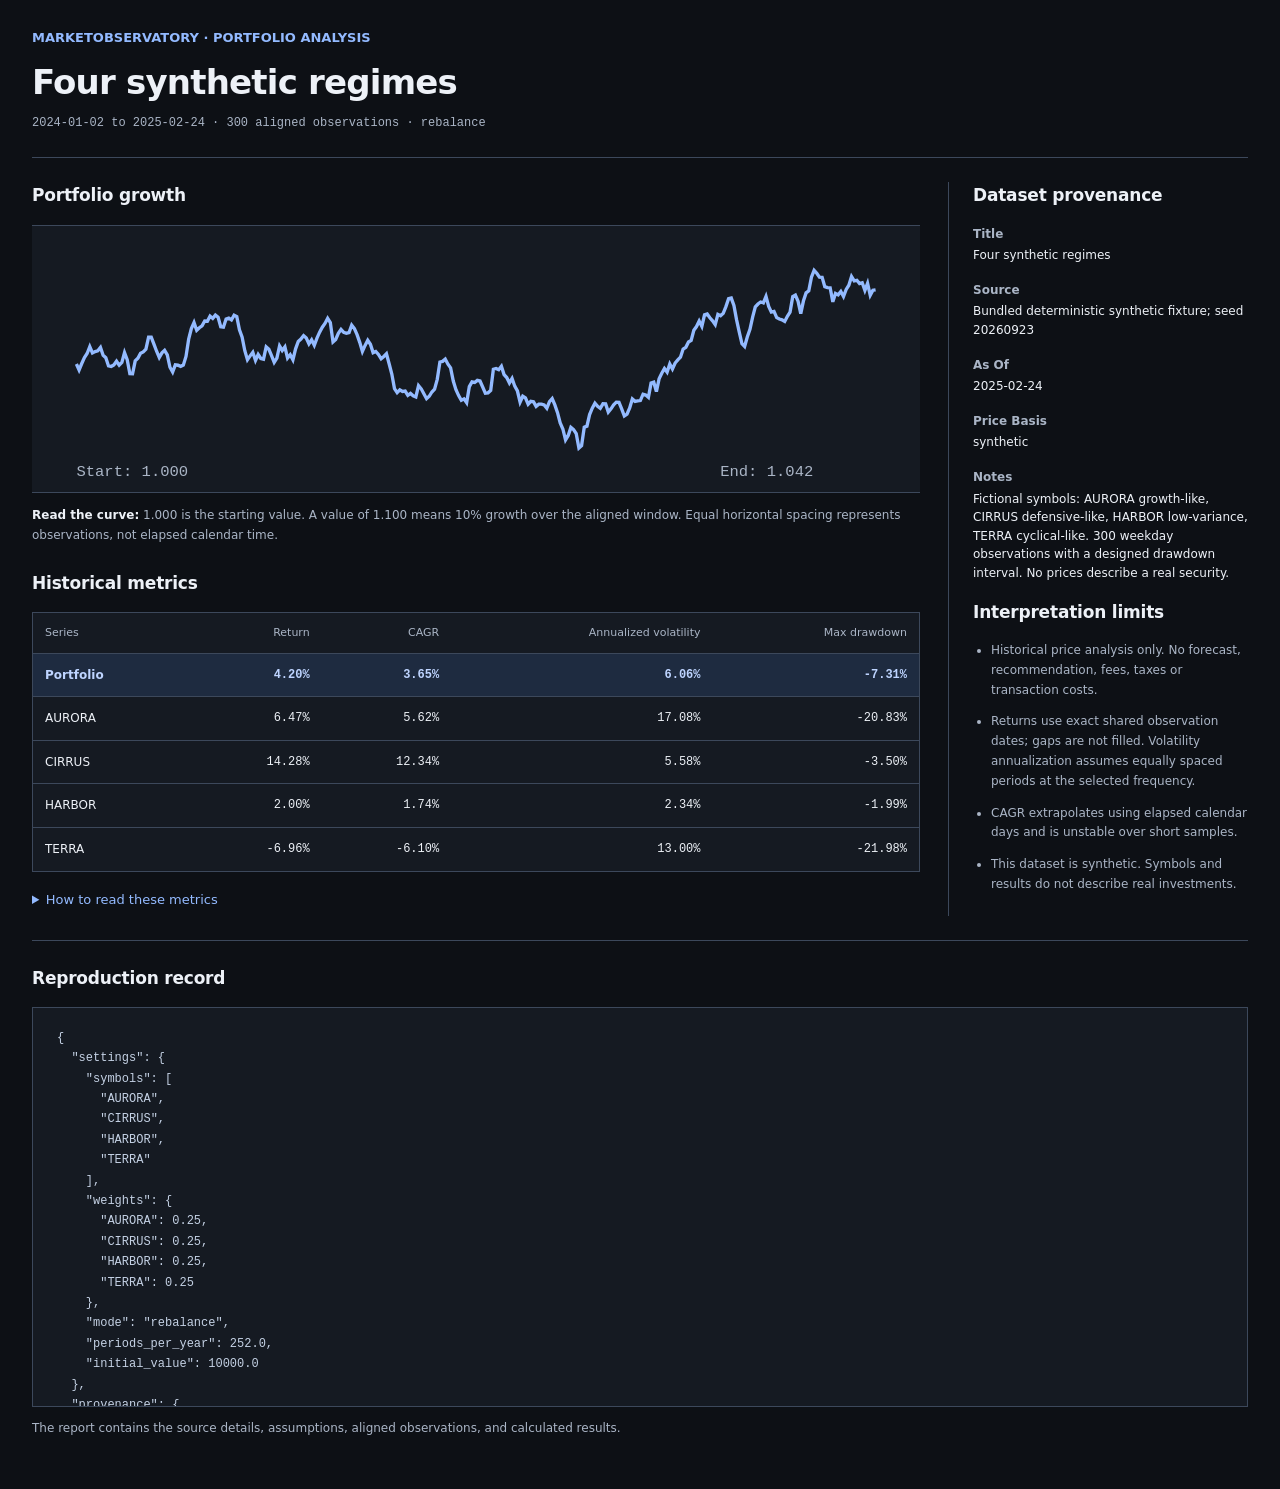
<file: docs/example-report.html>
<!doctype html><html lang="en"><meta charset="utf-8"><meta name="viewport" content="width=device-width,initial-scale=1"><title>Four synthetic regimes | MarketObservatory</title><style>
:root{color-scheme:dark;--page:#0d1015;--surface:#151a22;--ink:#edf1f7;--muted:#aab5c6;--line:#3c485b;--accent:#93baff;font:15px/1.55 system-ui,sans-serif}
*{box-sizing:border-box}body{margin:0;background:var(--page);color:var(--ink)}.report{max-width:1440px;margin:auto;padding:28px 32px 40px}.report-header{padding:0 0 24px;border-bottom:1px solid var(--line)}small{display:block;font-size:13px;font-weight:650;color:var(--accent)}h1{font-size:clamp(25px,3vw,34px);font-weight:550;letter-spacing:-.8px;line-height:1.2;margin:14px 0 10px}.report-meta{font:12px/1.7 ui-monospace,monospace;font-variant-numeric:tabular-nums;color:var(--muted);margin:0}h2{font-size:17px;font-weight:600;margin:0 0 16px;letter-spacing:-.2px}p{margin:12px 0;color:var(--muted);font-size:13px}strong{color:var(--ink)}.report-grid{display:grid;grid-template-columns:minmax(0,1fr) 300px;grid-template-areas:"growth context" "metrics context" "reproduction reproduction";column-gap:28px;row-gap:24px;padding-top:24px}.growth{grid-area:growth;min-width:0}.metrics{grid-area:metrics;min-width:0}.context{grid-area:context;border-left:1px solid var(--line);padding-left:24px;min-width:0}.reproduction{grid-area:reproduction;min-width:0;border-top:1px solid var(--line);padding-top:24px}.context h2:not(:first-child){margin-top:28px}.growth svg{display:block;width:100%;background:var(--surface);border-block:1px solid var(--line)}.growth svg path{stroke:var(--accent)}.growth svg text{fill:var(--muted);font:14px ui-monospace,monospace}.growth p{font-size:12px;line-height:1.7;margin-bottom:0}.table-scroll{max-width:100%;overflow-x:auto;overscroll-behavior-inline:contain;border:1px solid var(--line);background:var(--surface)}table{border-collapse:collapse;width:100%;min-width:620px;font-size:12px;font-variant-numeric:tabular-nums}th,td{text-align:right;padding:12px;border-bottom:1px solid var(--line);white-space:nowrap}thead th{font-size:11px;font-weight:500;color:var(--muted);white-space:normal;line-height:1.4}th:first-child{text-align:left}tbody th{font-size:12px;font-weight:500}td{font-family:ui-monospace,monospace}tbody tr:first-child{background:#1e2b40}tbody tr:first-child th,tbody tr:first-child td{color:#bed4ff;font-weight:650}tbody tr:last-child th,tbody tr:last-child td{border-bottom:0}.table-hint{display:none}details{margin-top:14px;font-size:13px}summary{cursor:pointer;color:var(--accent);padding:4px 0;min-height:30px}summary:focus-visible,.table-scroll:focus-visible,pre:focus-visible{outline:2px solid var(--accent);outline-offset:4px}details dl{margin-top:14px}dt{font-size:12px;font-weight:600;color:var(--muted);margin-bottom:3px}dd{font-size:12px;margin:0 0 16px;overflow-wrap:anywhere}ul{padding-left:18px;margin:0}li{font-size:12px;color:var(--muted);margin-bottom:12px;line-height:1.65}pre{white-space:pre-wrap;overflow-wrap:anywhere;max-height:400px;overflow:auto;margin:0;padding:20px 24px;border:1px solid var(--line);background:var(--surface);font:12px/1.7 ui-monospace,monospace;color:#c4d1e4;tab-size:2}.reproduction>p{font-size:12px}
@media(max-width:1100px){.report-grid{grid-template-columns:minmax(0,1fr) 250px;column-gap:20px}.context{padding-left:20px}.table-hint{display:block;font-size:12px;margin:0 0 10px}}
@media(max-width:900px){.report-grid{grid-template-columns:1fr;grid-template-areas:"growth" "metrics" "context" "reproduction"}.context{border-left:0;border-top:1px solid var(--line);padding:24px 0 0;display:grid;grid-template-columns:1fr 1fr;gap:24px}.context h2:not(:first-child){margin-top:0}}
@media(max-width:600px){.report{padding:24px 16px}.report-header{padding-bottom:20px}h1{font-size:27px}.report-grid{padding-top:20px;row-gap:24px}.report-meta{font-size:11px}small{font-size:12px}.growth svg{min-height:150px}.growth svg text{font-size:28px}.context{display:block}.context h2:not(:first-child){margin-top:24px}pre{padding:16px;max-height:400px}.table-hint{display:block}th,td{padding:12px 10px}}
@media print{:root{color-scheme:light;--page:white;--surface:white;--ink:#111827;--muted:#374151;--line:#a0a8b3;--accent:#1d4ed8}body{margin:0}.report{padding:16px;max-width:none}.report-grid{display:block}.report-grid>section{margin:0 0 24px}.context{display:block;border:0;padding:0}.context h2:not(:first-child){margin-top:24px}.table-scroll{overflow:visible}table{min-width:0;font-size:10px}thead th{font-size:10px}th,td{padding:8px}tbody tr:first-child{background:#eef2f7}tbody tr:first-child th,tbody tr:first-child td{color:#111827}.growth svg text{fill:#374151}pre{max-height:none;overflow:visible;color:#111827;background:white;break-inside:auto}.table-hint{display:none}}
</style><body><div class="report"><header class="report-header"><small>MARKETOBSERVATORY · PORTFOLIO ANALYSIS</small><h1>Four synthetic regimes</h1><p class="report-meta">2024-01-02 to 2025-02-24 · 300 aligned observations · rebalance</p></header><main class="report-grid"><section class="growth" aria-labelledby="growth-title"><h2 id="growth-title">Portfolio growth</h2><svg viewBox="0 0 800 240" role="img" aria-label="Historical portfolio growth"><path d="M40.00,124.34 L42.41,129.70 L44.82,123.87 L47.22,118.51 L49.63,114.87 L52.04,108.66 L54.45,114.33 L56.86,113.13 L59.26,112.51 L61.67,109.46 L64.08,116.52 L66.49,118.58 L68.90,126.07 L71.30,126.60 L73.71,125.12 L76.12,121.85 L78.53,125.39 L80.94,122.86 L83.34,114.11 L85.75,120.44 L88.16,133.08 L90.57,133.21 L92.98,121.49 L95.38,119.13 L97.79,114.57 L100.20,113.44 L102.61,110.95 L105.02,100.07 L107.42,100.07 L109.83,106.41 L112.24,112.84 L114.65,118.53 L117.06,114.33 L119.46,112.08 L121.87,116.09 L124.28,127.27 L126.69,131.52 L129.10,125.13 L131.51,125.44 L133.91,126.44 L136.32,125.34 L138.73,117.57 L141.14,101.95 L143.55,92.38 L145.95,86.98 L148.36,93.96 L150.77,91.63 L153.18,89.87 L155.59,85.60 L157.99,85.80 L160.40,81.18 L162.81,83.25 L165.22,80.27 L167.63,82.25 L170.03,90.73 L172.44,91.15 L174.85,83.83 L177.26,83.05 L179.67,84.66 L182.07,80.41 L184.48,81.62 L186.89,93.59 L189.30,100.14 L191.71,112.37 L194.11,120.47 L196.52,117.01 L198.93,113.77 L201.34,121.16 L203.75,115.76 L206.15,119.32 L208.56,119.97 L210.97,108.94 L213.38,111.09 L215.79,116.71 L218.19,122.85 L220.60,118.92 L223.01,108.02 L225.42,112.13 L227.83,108.94 L230.23,119.03 L232.64,116.06 L235.05,120.54 L237.46,110.68 L239.87,103.94 L242.27,101.91 L244.68,98.75 L247.09,100.95 L249.50,106.21 L251.91,102.59 L254.31,107.44 L256.72,101.06 L259.13,95.61 L261.54,91.17 L263.95,87.81 L266.35,83.16 L268.76,86.98 L271.17,104.47 L273.58,102.24 L275.99,96.64 L278.39,93.19 L280.80,95.82 L283.21,96.59 L285.62,96.00 L288.03,89.29 L290.43,92.35 L292.84,97.83 L295.25,104.85 L297.66,112.96 L300.07,107.58 L302.47,102.94 L304.88,106.56 L307.29,114.08 L309.70,112.98 L312.11,115.70 L314.52,119.64 L316.92,117.55 L319.33,115.06 L321.74,124.11 L324.15,133.38 L326.56,146.47 L328.96,150.09 L331.37,147.63 L333.78,149.03 L336.19,148.73 L338.60,152.60 L341.00,150.87 L343.41,152.93 L345.82,154.04 L348.23,143.74 L350.64,146.68 L353.04,151.16 L355.45,155.59 L357.86,153.41 L360.27,149.54 L362.68,147.08 L365.08,138.18 L367.49,122.52 L369.90,121.96 L372.31,119.86 L374.72,124.49 L377.12,127.78 L379.53,139.68 L381.94,147.45 L384.35,152.79 L386.76,157.07 L389.16,155.75 L391.57,159.22 L393.98,144.72 L396.39,140.42 L398.80,140.97 L401.20,139.07 L403.61,139.67 L406.02,145.08 L408.43,150.58 L410.84,150.32 L413.24,148.18 L415.65,129.05 L418.06,128.34 L420.47,129.51 L422.88,126.41 L425.28,133.85 L427.69,136.54 L430.10,141.40 L432.51,137.28 L434.92,144.31 L437.32,148.64 L439.73,158.63 L442.14,153.35 L444.55,154.82 L446.96,160.59 L449.36,157.92 L451.77,158.26 L454.18,162.53 L456.59,160.55 L459.00,160.54 L461.40,161.19 L463.81,164.14 L466.22,158.20 L468.63,155.55 L471.04,161.15 L473.44,168.12 L475.85,177.37 L478.26,182.86 L480.67,192.74 L483.08,188.69 L485.48,181.43 L487.89,183.38 L490.30,187.12 L492.71,200.00 L495.12,197.83 L497.53,181.30 L499.93,180.33 L502.34,169.83 L504.75,164.16 L507.16,159.58 L509.57,162.38 L511.97,164.23 L514.38,160.17 L516.79,160.27 L519.20,167.69 L521.61,164.72 L524.01,161.09 L526.42,158.72 L528.83,158.92 L531.24,164.69 L533.65,171.15 L536.05,169.51 L538.46,163.98 L540.87,155.89 L543.28,157.98 L545.69,157.47 L548.09,157.26 L550.50,151.55 L552.91,152.29 L555.32,154.32 L557.73,141.53 L560.13,140.70 L562.54,149.17 L564.95,137.69 L567.36,132.61 L569.77,128.46 L572.17,131.62 L574.58,124.27 L576.99,128.87 L579.40,123.45 L581.81,120.64 L584.21,118.19 L586.62,110.85 L589.03,109.25 L591.44,104.44 L593.85,103.11 L596.25,93.96 L598.66,90.63 L601.07,85.68 L603.48,90.44 L605.89,80.10 L608.29,79.33 L610.70,82.71 L613.11,85.40 L615.52,88.86 L617.93,79.61 L620.33,80.77 L622.74,78.68 L625.15,72.65 L627.56,65.53 L629.97,64.93 L632.37,71.67 L634.78,84.59 L637.19,95.61 L639.60,106.10 L642.01,108.57 L644.41,100.05 L646.82,93.16 L649.23,82.12 L651.64,72.84 L654.05,70.31 L656.45,68.47 L658.86,69.23 L661.27,63.43 L663.68,72.37 L666.09,77.59 L668.49,76.95 L670.90,82.56 L673.31,83.85 L675.72,84.59 L678.13,86.05 L680.54,81.38 L682.94,77.61 L685.35,63.65 L687.76,62.25 L690.17,67.85 L692.58,79.01 L694.98,67.61 L697.39,60.26 L699.80,58.43 L702.21,46.06 L704.62,40.00 L707.02,42.53 L709.43,46.11 L711.84,46.22 L714.25,54.63 L716.66,55.51 L719.06,55.66 L721.47,68.32 L723.88,60.72 L726.29,62.08 L728.70,59.03 L731.10,63.49 L733.51,57.19 L735.92,53.35 L738.33,45.46 L740.74,49.40 L743.14,48.92 L745.55,51.93 L747.96,51.13 L750.37,58.04 L752.78,51.69 L755.18,62.41 L757.59,57.85 L760.00,57.46" fill="none" stroke="#146579" stroke-width="3"/><text x="40" y="225">Start: 1.000</text><text x="620" y="225">End: 1.042</text></svg><p><strong>Read the curve:</strong> 1.000 is the starting value. A value of 1.100 means 10% growth over the aligned window. Equal horizontal spacing represents observations, not elapsed calendar time.</p></section><section class="metrics" aria-labelledby="metrics-title"><h2 id="metrics-title">Historical metrics</h2><p class="table-hint">Swipe the table to see every metric.</p><div class="table-scroll" role="region" aria-label="Historical metrics table" tabindex="0"><table><thead><tr><th>Series</th><th>Return</th><th>CAGR</th><th>Annualized volatility</th><th>Max drawdown</th></tr></thead><tbody><tr><th>Portfolio</th><td>4.20%</td><td>3.65%</td><td>6.06%</td><td>-7.31%</td></tr><tr><th>AURORA</th><td>6.47%</td><td>5.62%</td><td>17.08%</td><td>-20.83%</td></tr><tr><th>CIRRUS</th><td>14.28%</td><td>12.34%</td><td>5.58%</td><td>-3.50%</td></tr><tr><th>HARBOR</th><td>2.00%</td><td>1.74%</td><td>2.34%</td><td>-1.99%</td></tr><tr><th>TERRA</th><td>-6.96%</td><td>-6.10%</td><td>13.00%</td><td>-21.98%</td></tr></tbody></table></div><details><summary>How to read these metrics</summary><dl><dt>Return</dt><dd>Change over this aligned window.</dd><dt>CAGR</dt><dd>The constant annual growth rate equivalent, using elapsed calendar days.</dd><dt>Annualized volatility</dt><dd>Variation in observation returns, scaled using the configured observation frequency.</dd><dt>Max drawdown</dt><dd>The largest decline from a previous peak in this window.</dd></dl><p>These describe the supplied history. They do not predict future returns.</p></details></section><section class="context" aria-label="Dataset context"><div><h2>Dataset provenance</h2><dl><dt>Title</dt><dd>Four synthetic regimes</dd><dt>Source</dt><dd>Bundled deterministic synthetic fixture; seed 20260923</dd><dt>As Of</dt><dd>2025-02-24</dd><dt>Price Basis</dt><dd>synthetic</dd><dt>Notes</dt><dd>Fictional symbols: AURORA growth-like, CIRRUS defensive-like, HARBOR low-variance, TERRA cyclical-like. 300 weekday observations with a designed drawdown interval. No prices describe a real security.</dd></dl></div><div><h2>Interpretation limits</h2><ul><li>Historical price analysis only. No forecast, recommendation, fees, taxes or transaction costs.</li><li>Returns use exact shared observation dates; gaps are not filled. Volatility annualization assumes equally spaced periods at the selected frequency.</li><li>CAGR extrapolates using elapsed calendar days and is unstable over short samples.</li><li>This dataset is synthetic. Symbols and results do not describe real investments.</li></ul></div></section><section class="reproduction" aria-labelledby="reproduction-title"><h2 id="reproduction-title">Reproduction record</h2><pre tabindex="0" role="region" aria-label="Reproduction record JSON">{
  &quot;settings&quot;: {
    &quot;symbols&quot;: [
      &quot;AURORA&quot;,
      &quot;CIRRUS&quot;,
      &quot;HARBOR&quot;,
      &quot;TERRA&quot;
    ],
    &quot;weights&quot;: {
      &quot;AURORA&quot;: 0.25,
      &quot;CIRRUS&quot;: 0.25,
      &quot;HARBOR&quot;: 0.25,
      &quot;TERRA&quot;: 0.25
    },
    &quot;mode&quot;: &quot;rebalance&quot;,
    &quot;periods_per_year&quot;: 252.0,
    &quot;initial_value&quot;: 10000.0
  },
  &quot;provenance&quot;: {
    &quot;source_sha256&quot;: &quot;1782c1375f37848bf348c7fc524e10d8d276bdf532960ff089f0217af75267bb&quot;,
    &quot;data_sha256&quot;: &quot;d849246e0675b4733ec1d27f5629df822ee0f208685caebae3949473d08e788b&quot;,
    &quot;observations&quot;: 1200
  },
  &quot;coverage&quot;: [
    {
      &quot;symbol&quot;: &quot;AURORA&quot;,
      &quot;available&quot;: 300,
      &quot;retained&quot;: 300,
      &quot;excluded&quot;: 0
    },
    {
      &quot;symbol&quot;: &quot;CIRRUS&quot;,
      &quot;available&quot;: 300,
      &quot;retained&quot;: 300,
      &quot;excluded&quot;: 0
    },
    {
      &quot;symbol&quot;: &quot;HARBOR&quot;,
      &quot;available&quot;: 300,
      &quot;retained&quot;: 300,
      &quot;excluded&quot;: 0
    },
    {
      &quot;symbol&quot;: &quot;TERRA&quot;,
      &quot;available&quot;: 300,
      &quot;retained&quot;: 300,
      &quot;excluded&quot;: 0
    }
  ],
  &quot;engine_version&quot;: &quot;1.0.1&quot;
}</pre><p>The report contains the source details, assumptions, aligned observations, and calculated results.</p></section></main></div></body></html>
</file>
